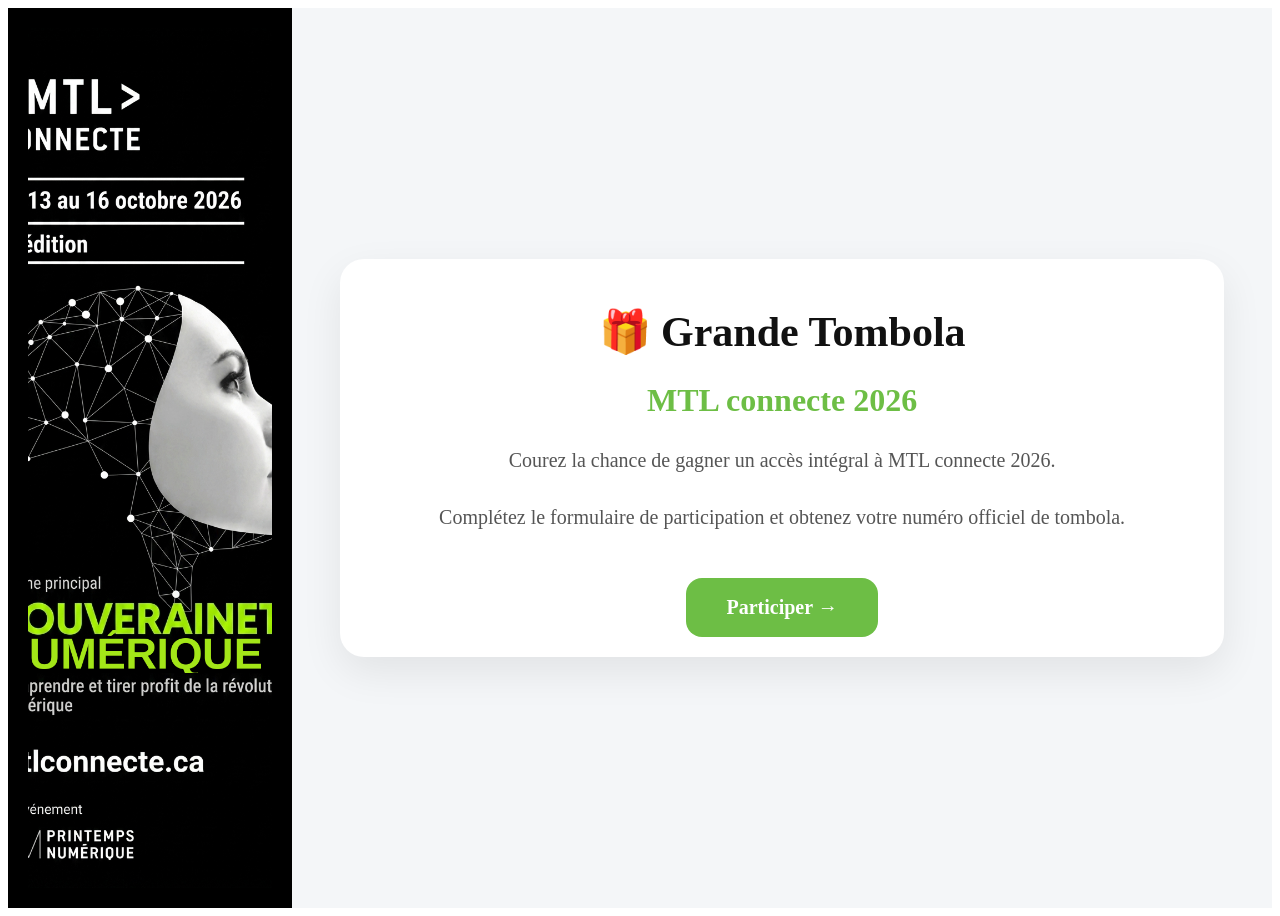
<file: index.html>
<!DOCTYPE html>
<html lang="fr">

<head>

    <meta charset="UTF-8">
    <meta name="viewport" content="width=device-width, initial-scale=1.0">

    <title>Tombola MTL connecte 2026</title>

    <link rel="stylesheet" href="css/app.css">

</head>

<body>

<div class="page-layout">

    <div class="left-panel">

        <img
            src="assets/banner.png"
            alt="MTL connecte"
            class="banner-image"
        >

    </div>

    <div class="right-panel">

        <div class="welcome-card">

            <h1>
                🎁 Grande Tombola
            </h1>

            <h2>
                MTL connecte 2026
            </h2>

            <p class="welcome-text">

                Courez la chance de gagner
                un accès intégral à MTL connecte 2026.

            </p>

            <p class="welcome-text">

                Complétez le formulaire de participation
                et obtenez votre numéro officiel de tombola.

            </p>

            <a
                href="formulaire.html"
                class="start-button"
            >
                Participer →
            </a>

        </div>

    </div>

</div>

</body>

</html>
</file>
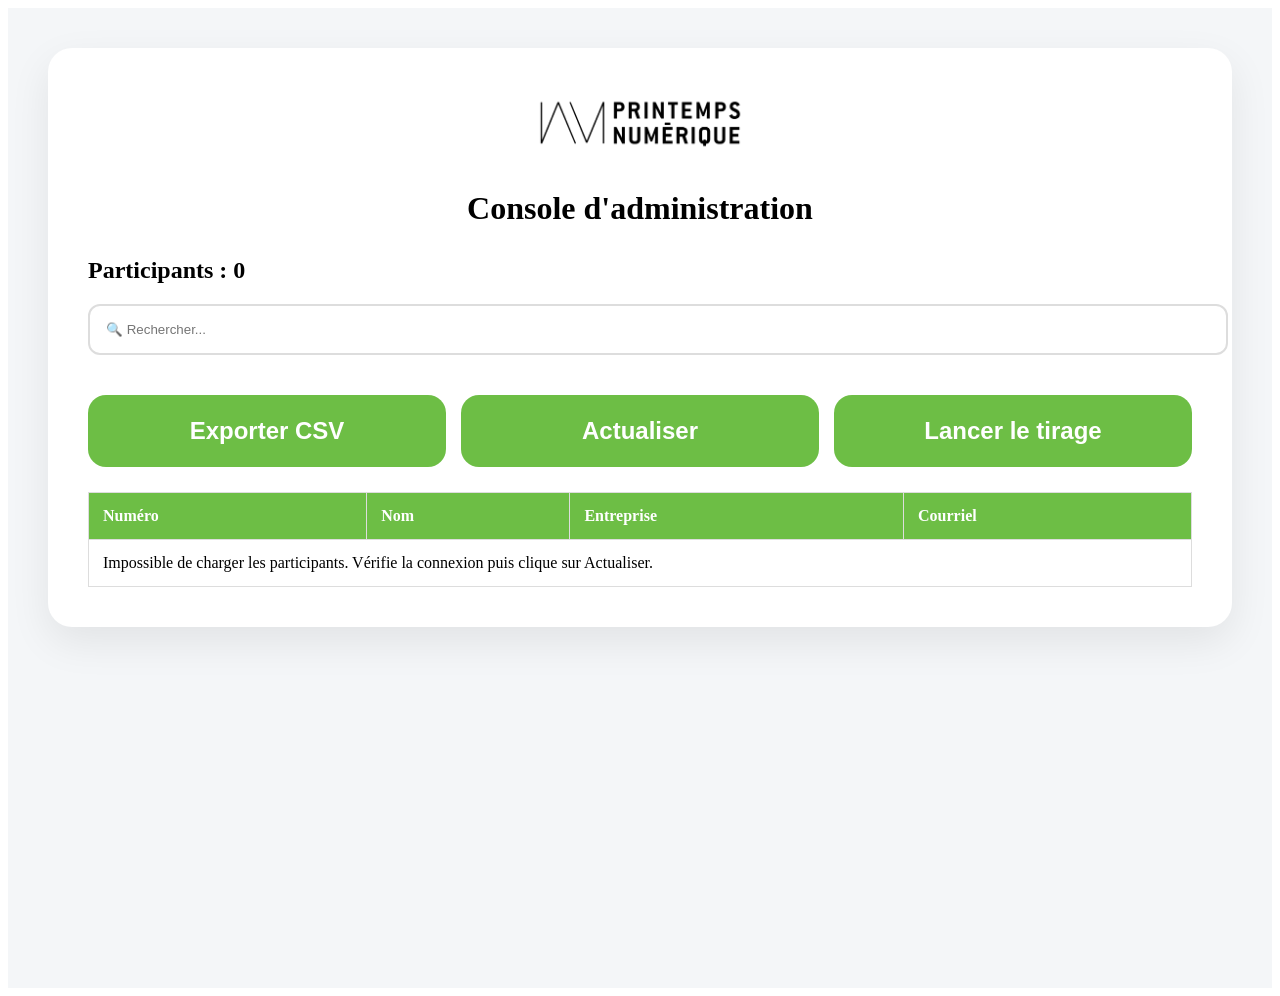
<file: admin.html>
<!DOCTYPE html>
<html lang="fr">

<head>

    <meta charset="UTF-8">
    <meta name="viewport" content="width=device-width, initial-scale=1.0">

    <title>Administration Tombola</title>

    <link rel="stylesheet" href="css/app.css">

</head>

<body>

<div class="admin-page">

    <div class="admin-card">

        <div class="admin-header">

            <img
                src="assets/logo.png"
                alt="Logo"
                class="form-logo"
            >

            <h1>Console d'administration</h1>

        </div>

        <div class="stats-box">

            Participants :
            <span id="participantCount">
                0
            </span>

        </div>

        <input
            type="text"
            id="searchInput"
            class="search-input"
            placeholder="🔍 Rechercher..."
        >

        <div class="admin-actions">

            <button id="exportCsvBtn" class="submit-btn">
                Exporter CSV
            </button>

            <button id="refreshBtn" class="submit-btn">
    Actualiser
</button>
            <button onclick="window.location.href='tirage.html'"
             class="submit-btn">Lancer le tirage
            </button>

        </div>

        <div class="table-container">

            <table>

                <thead>

                    <tr>

                        <th>Numéro</th>
                        <th>Nom</th>
                        <th>Entreprise</th>
                        <th>Courriel</th>

                    </tr>

                </thead>

                <tbody id="participantsTable">

                </tbody>

            </table>

        </div>

    </div>

</div>

<script src="js/config.js?v=20260609-1"></script>
<script src="js/api.js?v=20260609-1"></script>
<script src="js/admin.js?v=20260609-1"></script>

</body>

</html>
</file>
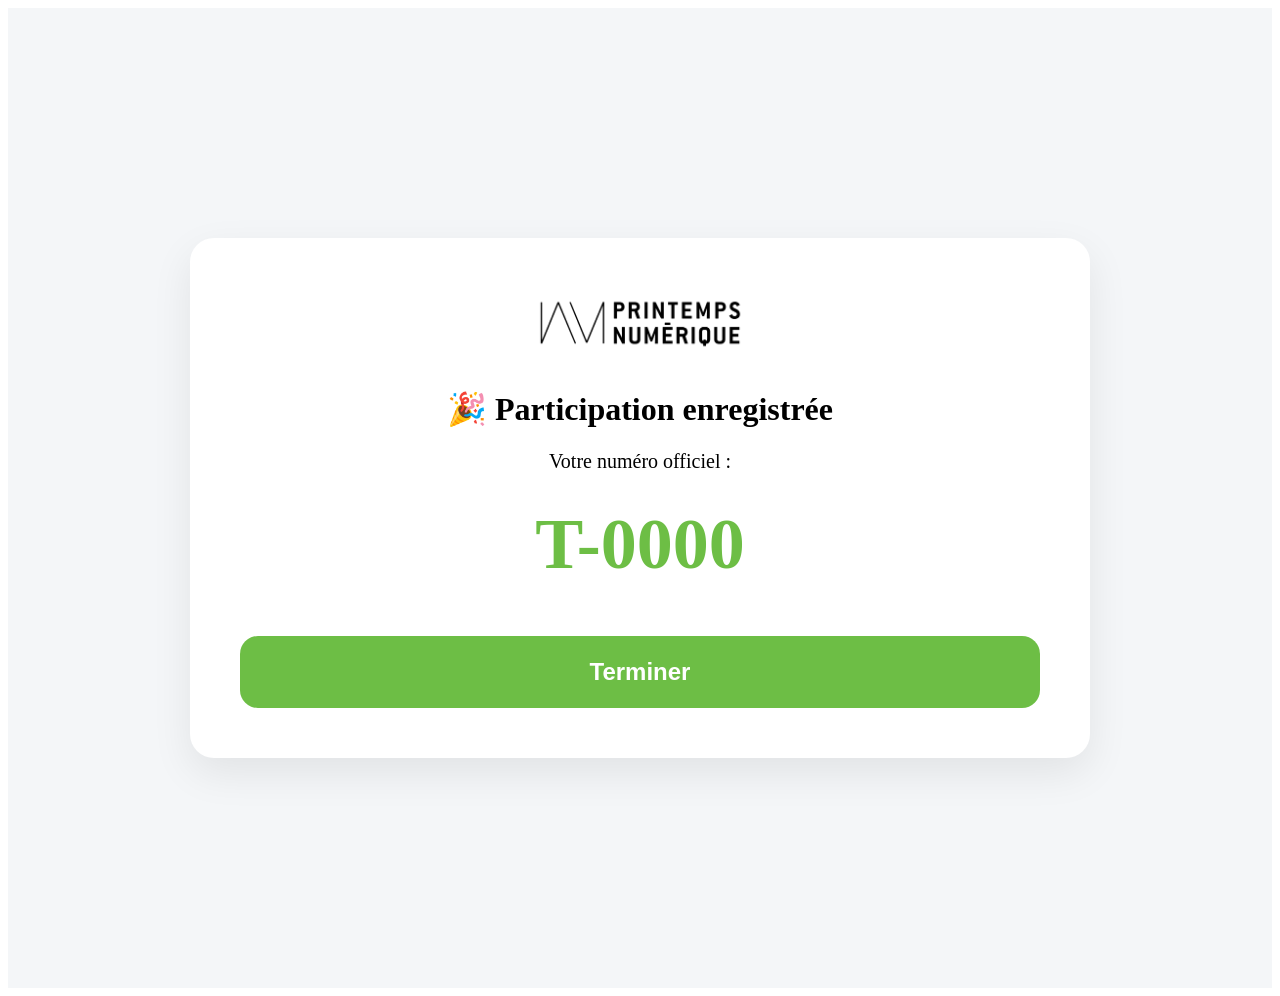
<file: confirmation.html>
<!DOCTYPE html>
<html lang="fr">

<head>

    <meta charset="UTF-8">
    <meta name="viewport" content="width=device-width, initial-scale=1.0">

    <title>Participation enregistrée</title>

    <link rel="stylesheet" href="css/app.css">

</head>

<body>

<div class="confirmation-page">

    <div class="confirmation-card">

        <img
            src="assets/logo.png"
            alt="MTL connecte"
            class="form-logo"
        >

        <h1>🎉 Participation enregistrée</h1>

        <p class="confirmation-text">
            Votre numéro officiel :
        </p>

        <div
            id="ticketNumber"
            class="ticket-number"
        >
            T-0000
        </div>

        <div
            id="participantInfo"
            class="participant-info"
        >
        </div>

        <button
            id="finishBtn"
            class="submit-btn"
        >
            Terminer
        </button>

    </div>

</div>

<script>

const participant =
    JSON.parse(
        localStorage.getItem(
            "lastParticipant"
        )
    );

if(participant){

    document.getElementById(
        "ticketNumber"
    ).textContent =
        participant.ticketNumber;

    document.getElementById(
        "participantInfo"
    ).innerHTML = `
        <strong>
            ${participant.firstName}
            ${participant.lastName}
        </strong>
        <br>
        ${participant.company}
    `;

}

document
.getElementById("finishBtn")
.addEventListener("click",()=>{

    window.location.href =
        "index.html";

});

</script>

</body>

</html>
</file>
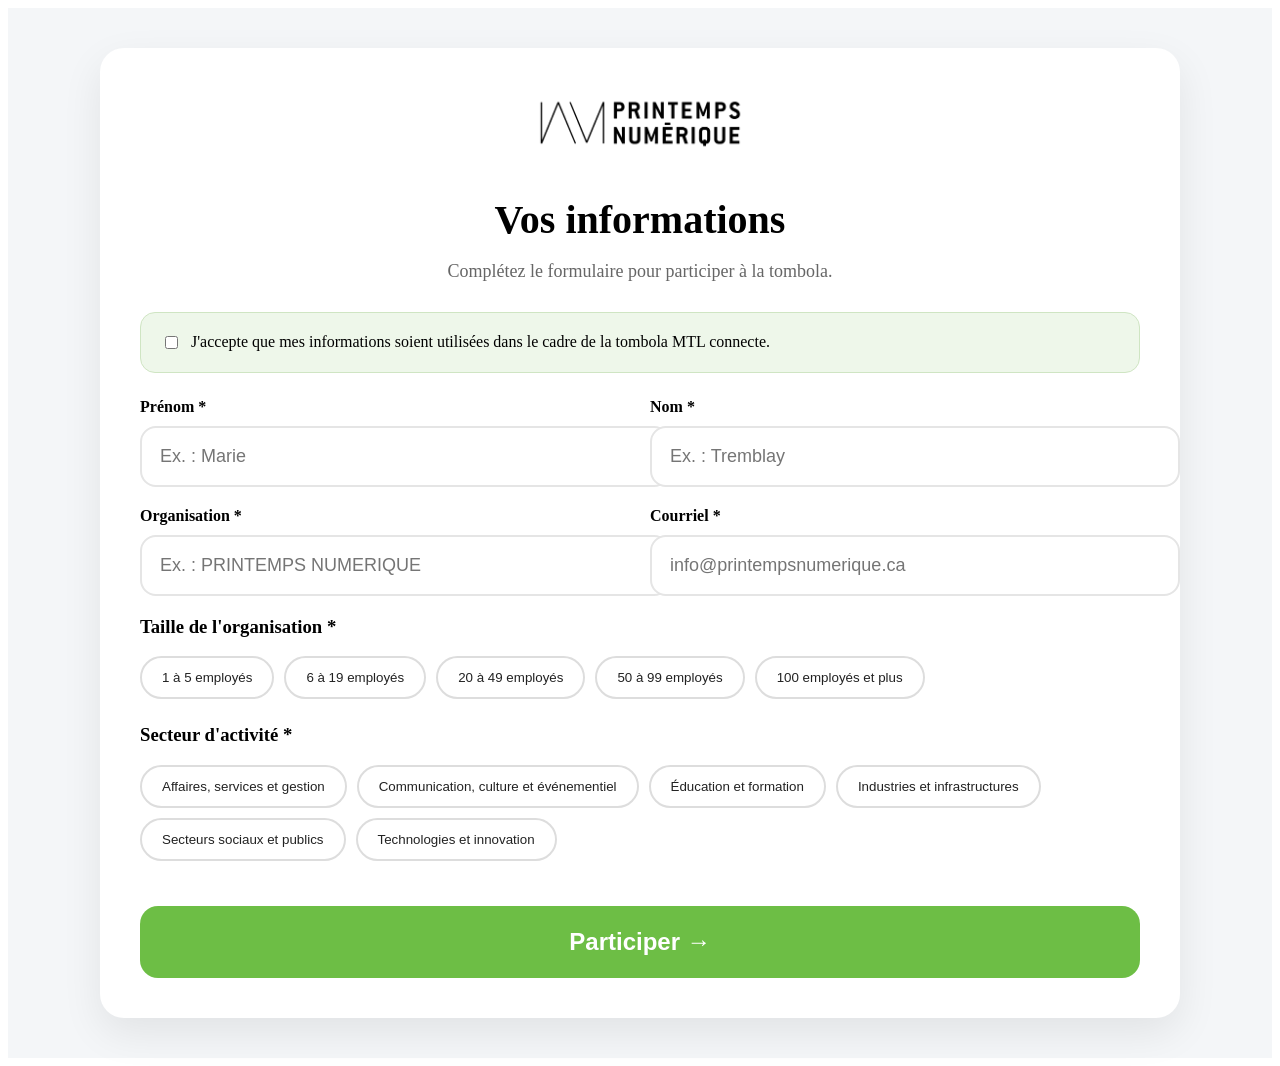
<file: formulaire.html>
<!DOCTYPE html>
<html lang="fr">

<head>

    <meta charset="UTF-8">
    <meta name="viewport" content="width=device-width, initial-scale=1.0">

    <title>Participation - Tombola MTL connecte</title>

    <link rel="stylesheet" href="css/app.css">

</head>

<body>

<div class="form-page">

    <div class="form-card">

        <div class="form-header">

            <img
                src="assets/logo.png"
                alt="MTL connecte"
                class="form-logo"
            >

            <h1>Vos informations</h1>

            <p class="intro-text">
                Complétez le formulaire pour participer à la tombola.
            </p>

        </div>

         <div id="confirmation"></div>
        <form id="participantForm">

            <div class="consent-box">

                <label class="checkbox-label">

                    <input
                        type="checkbox"
                        id="consent"
                        required
                    >

                    J'accepte que mes informations soient utilisées dans le cadre de la tombola MTL connecte.

                </label>

            </div>

            <div class="row">

                <div class="field">

                    <label>Prénom *</label>

                    <input
                        type="text"
                        id="firstName"
                        placeholder="Ex. : Marie"
                        required
                    >

                </div>

                <div class="field">

                    <label>Nom *</label>

                    <input
                        type="text"
                        id="lastName"
                        placeholder="Ex. : Tremblay"
                        required
                    >

                </div>

            </div>

            <div class="row">

                <div class="field">

                    <label>Organisation *</label>

                    <input
                        type="text"
                        id="company"
                        placeholder="Ex. : PRINTEMPS NUMERIQUE"
                        required
                    >

                </div>

                <div class="field">

                    <label>Courriel *</label>

                    <input
                        type="email"
                        id="email"
                        placeholder="info@printempsnumerique.ca"
                        required
                    >

                </div>

            </div>

            <h3>Taille de l'organisation *</h3>

            <div class="chips" id="sizeGroup">

                <button type="button" class="chip">
                    1 à 5 employés
                </button>

                <button type="button" class="chip">
                    6 à 19 employés
                </button>

                <button type="button" class="chip">
                    20 à 49 employés
                </button>

                <button type="button" class="chip">
                    50 à 99 employés
                </button>

                <button type="button" class="chip">
                    100 employés et plus
                </button>

            </div>

            <h3>Secteur d'activité *</h3>

            <div class="chips" id="sectorGroup">

                <button type="button" class="chip">
                    Affaires, services et gestion
                </button>

                <button type="button" class="chip">
                    Communication, culture et événementiel
                </button>

                <button type="button" class="chip">
                    Éducation et formation
                </button>

                <button type="button" class="chip">
                    Industries et infrastructures
                </button>

                <button type="button" class="chip">
                    Secteurs sociaux et publics
                </button>

                <button type="button" class="chip">
                    Technologies et innovation
                </button>

            </div>

            <input type="hidden" id="size">
            <input type="hidden" id="sector">

            <button
                type="submit"
                class="submit-btn"
            >
                Participer →
            </button>

        </form>



    </div>

</div>

<script src="js/config.js"></script>
<script src="js/api.js"></script>
<script src="js/storage.js"></script>
<script src="js/app.js"></script>

</body>

</html>
</file>
<file: css/app.css>
.page-layout{
    display:flex;
    min-height:100vh;
}

.left-panel{
    width:20%;
    background:#000000;
    display:flex;
    justify-content:center;
    align-items:center;
    padding:20px;
}

.banner-image{
    width:100%;
    height:100%;
    object-fit:cover;
}

.right-panel{
    width:80%;
    display:flex;
    justify-content:center;
    align-items:center;
    background:#f4f6f8;
    padding:20px;
}

.row{
    display:flex;
    gap:20px;
    margin-bottom:20px;
}

.field{
    flex:1;
}

.chips{
    display:flex;
    flex-wrap:wrap;
    gap:10px;
    margin-bottom:25px;
}

.chip{
    background:white;
    border:2px solid #ddd;
    color:#222;
    border-radius:30px;
    padding:12px 20px;
}

.chip.active{
    background:#6DBE45;
    border-color:#6DBE45;
    color:white;
}

.submit-btn{
    background:#6DBE45;
}

.submit-btn:hover{
    background:#58a838;
}

.consent-box{
    background:#eef7ea;
    border:1px solid #cfe5c3;
    padding:20px;
    border-radius:15px;
    margin-bottom:25px;
}

.checkbox-label{
    display:flex;
    gap:10px;
    align-items:flex-start;
}

@media(max-width:900px){

    .page-layout{
        flex-direction:column;
    }

    .left-panel{
        width:100%;
        height:250px;
    }

    .right-panel{
        width:100%;
    }

    .row{
        flex-direction:column;
    }

}
/* ==========================
PAGE ACCUEIL
========================== */

.welcome-card{

    background:white;

    border-radius:24px;

    padding:20px;

    max-width:950px;

    width:100%;

    box-shadow:0 15px 40px rgba(0,0,0,.08);

    text-align:center;

}

.welcome-card h1{

    font-size:42px;

    margin-bottom:10px;

    color:#111;

}

.welcome-card h2{

    font-size:32px;

    margin-bottom:25px;

    color:#6DBE45;

}

.welcome-text{

    font-size:20px;

    line-height:1.6;

    color:#555;

    margin-bottom:25px;

}

.start-button{

    display:inline-block;

    margin-top:20px;

    background:#6DBE45;

    color:white;

    text-decoration:none;

    padding:18px 40px;

    border-radius:16px;

    font-size:20px;

    font-weight:600;

    transition:.3s;

}

.start-button:hover{

    background:#58a838;

    transform:translateY(-2px);

}

@media(max-width:900px){

    .welcome-card{

        padding:35px;

    }

    .welcome-card h1{

        font-size:30px;

    }

    .welcome-card h2{

        font-size:24px;

    }

    .welcome-text{

        font-size:18px;

    }

}
.form-card{

    background:white;

    border-radius:24px;

    padding:40px;

    width:100%;

    max-width:1000px;

    box-shadow:0 15px 40px rgba(0,0,0,.08);

}

.form-card h1{

    font-size:40px;

    margin-bottom:10px;

}

.intro-text{

    color:#666;

    margin-bottom:25px;

    font-size:18px;

}

.field label{

    display:block;

    margin-bottom:10px;

    font-weight:600;

}

.field input{

    width:100%;

    padding:18px;

    border-radius:16px;

    border:2px solid #e5e5e5;

    font-size:18px;

}

.field input:focus{

    outline:none;

    border-color:#6DBE45;

}

.submit-btn{

    width:100%;

    margin-top:20px;

    border:none;

    border-radius:18px;

    background:#6DBE45;

    color:white;

    font-size:24px;

    font-weight:700;

    padding:22px;

    cursor:pointer;

}

.submit-btn:hover{

    background:#58a838;

}
/* ==========================
FORMULAIRE
========================== */

.form-page{

    min-height:100vh;

    background:#f4f6f8;

    display:flex;

    justify-content:center;

    align-items:center;

    padding:40px;

}

.form-header{

    text-align:center;

    margin-bottom:30px;

}

.form-logo{

    width:220px;

    margin-bottom:10px;

}
/* ==========================
CONFIRMATION
========================== */

.confirmation-page{

    min-height:100vh;

    display:flex;

    justify-content:center;

    align-items:center;

    background:#f4f6f8;

    padding:40px;

}

.confirmation-card{

    background:white;

    border-radius:24px;

    padding:50px;

    max-width:800px;

    width:100%;

    text-align:center;

    box-shadow:0 15px 40px rgba(0,0,0,.08);

}

.confirmation-text{

    margin-top:20px;

    font-size:20px;

}

.ticket-number{

    font-size:72px;

    font-weight:700;

    color:#6DBE45;

    margin:30px 0;

}

.participant-info{

    font-size:22px;

    margin-bottom:30px;

}

#confirmation{

    margin-bottom:20px;

}

.error-message{

    background:#fee2e2;

    color:#b91c1c;

    border:1px solid #fecaca;

    padding:15px;

    border-radius:12px;

    font-weight:600;

}
/* ==========================
ADMIN
========================== */

.admin-page{

    min-height:100vh;

    background:#f4f6f8;

    padding:40px;

}

.admin-card{

    background:white;

    border-radius:24px;

    padding:40px;

    box-shadow:0 15px 40px rgba(0,0,0,.08);

}

.admin-header{

    text-align:center;

    margin-bottom:30px;

}

.stats-box{

    font-size:24px;

    font-weight:600;

    margin-bottom:20px;

}

.search-input{

    width:100%;

    padding:16px;

    border-radius:12px;

    border:2px solid #ddd;

    margin-bottom:20px;

}

.admin-actions{

    display:flex;

    gap:15px;

    margin-bottom:25px;

}

.danger-btn{

    background:#dc2626;

    color:white;

    border:none;

    border-radius:16px;

    padding:15px 25px;

    cursor:pointer;

}

.table-container{

    overflow-x:auto;

}

table{

    width:100%;

    border-collapse:collapse;

}

th{

    background:#6DBE45;

    color:white;

}

th,
td{

    padding:14px;

    border:1px solid #ddd;

    text-align:left;

}

/* ==========================
TIRAGE
========================== */

.tirage-logo-container{
    width:100%;
    display:flex;
    justify-content:center;
    align-items:center;
    margin-bottom:20px;
}

.tirage-logo{
    width:220px;
}

/* --- Zone droite : centre la carte de tirage --- */
.right-panel{
    min-height:100vh;
    display:flex;
    align-items:center;
    justify-content:center;
    padding:40px 48px;
    box-sizing:border-box;
}

/* --- Grille principale : roue à gauche, texte/gagnant à droite --- */
.tirage-card{
    width:100%;
    max-width:1100px;
    display:grid;
    grid-template-columns:520px 1fr;
    grid-template-rows:auto auto;
    align-items:start;
    gap:24px 56px;
    background:transparent;
    box-shadow:none;
    border:none;
    text-align:center;
}

/* Roue : colonne 1, ligne 1 */
.wheel-stage{
    position:relative;
    grid-column:1;
    grid-row:1;
    width:460px;
    height:460px;
    margin:0 auto;
    display:flex;
    align-items:center;
    justify-content:center;
}

.wheel-canvas{
    width:460px;
    height:460px;
    border-radius:50%;
    box-shadow:
        0 24px 60px rgba(0,0,0,.28),
        inset 0 0 0 10px rgba(255,255,255,.85);
}

.wheel-pointer{
    position:absolute;
    top:-8px;
    left:50%;
    transform:translateX(-50%);
    z-index:5;
    width:0;
    height:0;
    border-left:22px solid transparent;
    border-right:22px solid transparent;
    border-top:42px solid #111827;
    filter:drop-shadow(0 6px 8px rgba(0,0,0,.25));
}

.wheel-center{
    position:absolute;
    z-index:4;
    width:96px;
    height:96px;
    border-radius:50%;
    background:#fff;
    color:#111827;
    display:flex;
    align-items:center;
    justify-content:center;
    font-weight:800;
    font-size:1.4rem;
    box-shadow:0 10px 28px rgba(0,0,0,.25);
}

/* Bouton : colonne 1, ligne 2 (juste sous la roue) */
.draw-btn{
    grid-column:1;
    grid-row:2;
    justify-self:center;
    align-self:start;
    width:auto;
    margin-top:8px;
    padding:18px 48px;
}

/* Statut de tirage ET nom du gagnant : MÊME cellule (colonne 2, ligne 1) */
.draw-display,
.winner-info{
    grid-column:2;
    grid-row:1 / span 2;
    justify-self:center;
    align-self:center;
    width:100%;
    max-width:520px;
    margin:0;
}

/* Texte de statut (attente / tirage en cours) */
.draw-display{
    text-align:center;
    color:#67bf43;
    font-family:Georgia,"Times New Roman",serif;
    font-size:clamp(3rem,5vw,5rem);
    font-weight:800;
    line-height:1.1;
    transition:all .3s ease;
}

/* Carte gagnant */
.winner-info{
    padding:20px;
    border-radius:20px;
    background:#f8fff5;
}

/* Cache la carte gagnant tant qu'elle ne contient pas de gagnant.
   Couvre le cas vide ET le cas d'un contenu blanc/vide laissé par le JS. */
.winner-info:empty{
    display:none;
}

/* Par defaut on masque la carte ; elle ne s'affiche que lorsqu'elle
   contient reellement le bloc gagnant (.winner-name). */
.winner-info{
    display:none;
}

.winner-info:has(.winner-name){
    display:block;
}

.winner-info h2{
    font-size:45px;
    color:#6DBE45;
    margin-bottom:20px;
}

.winner-name{
    font-size:120px;
    font-weight:900;
    line-height:1.1;
    margin-top:10px;
    animation:winnerPulse 1s infinite;
}

.winner-company{
    font-size:55px;
    color:#666;
    margin-top:15px;
}

.winner-ticket{
    font-size:80px;
    font-weight:800;
    color:#6DBE45;
    margin-top:25px;
}

.winner-message{
    font-size:30px;
    color:#444;
    margin-top:20px;
}

@keyframes winnerPulse{
    0%  { transform:scale(1); }
    50% { transform:scale(1.05); }
    100%{ transform:scale(1); }
}

/* --- Responsive : une seule colonne --- */
@media (max-width:1000px){

    .tirage-card{
        grid-template-columns:1fr;
        gap:28px;
    }

    .wheel-stage,
    .draw-btn,
    .draw-display,
    .winner-info{
        grid-column:1;
        grid-row:auto;
    }

    .wheel-stage,
    .wheel-canvas{
        width:360px;
        height:360px;
    }

    .wheel-center{
        width:72px;
        height:72px;
        font-size:1rem;
    }
}
</file>
